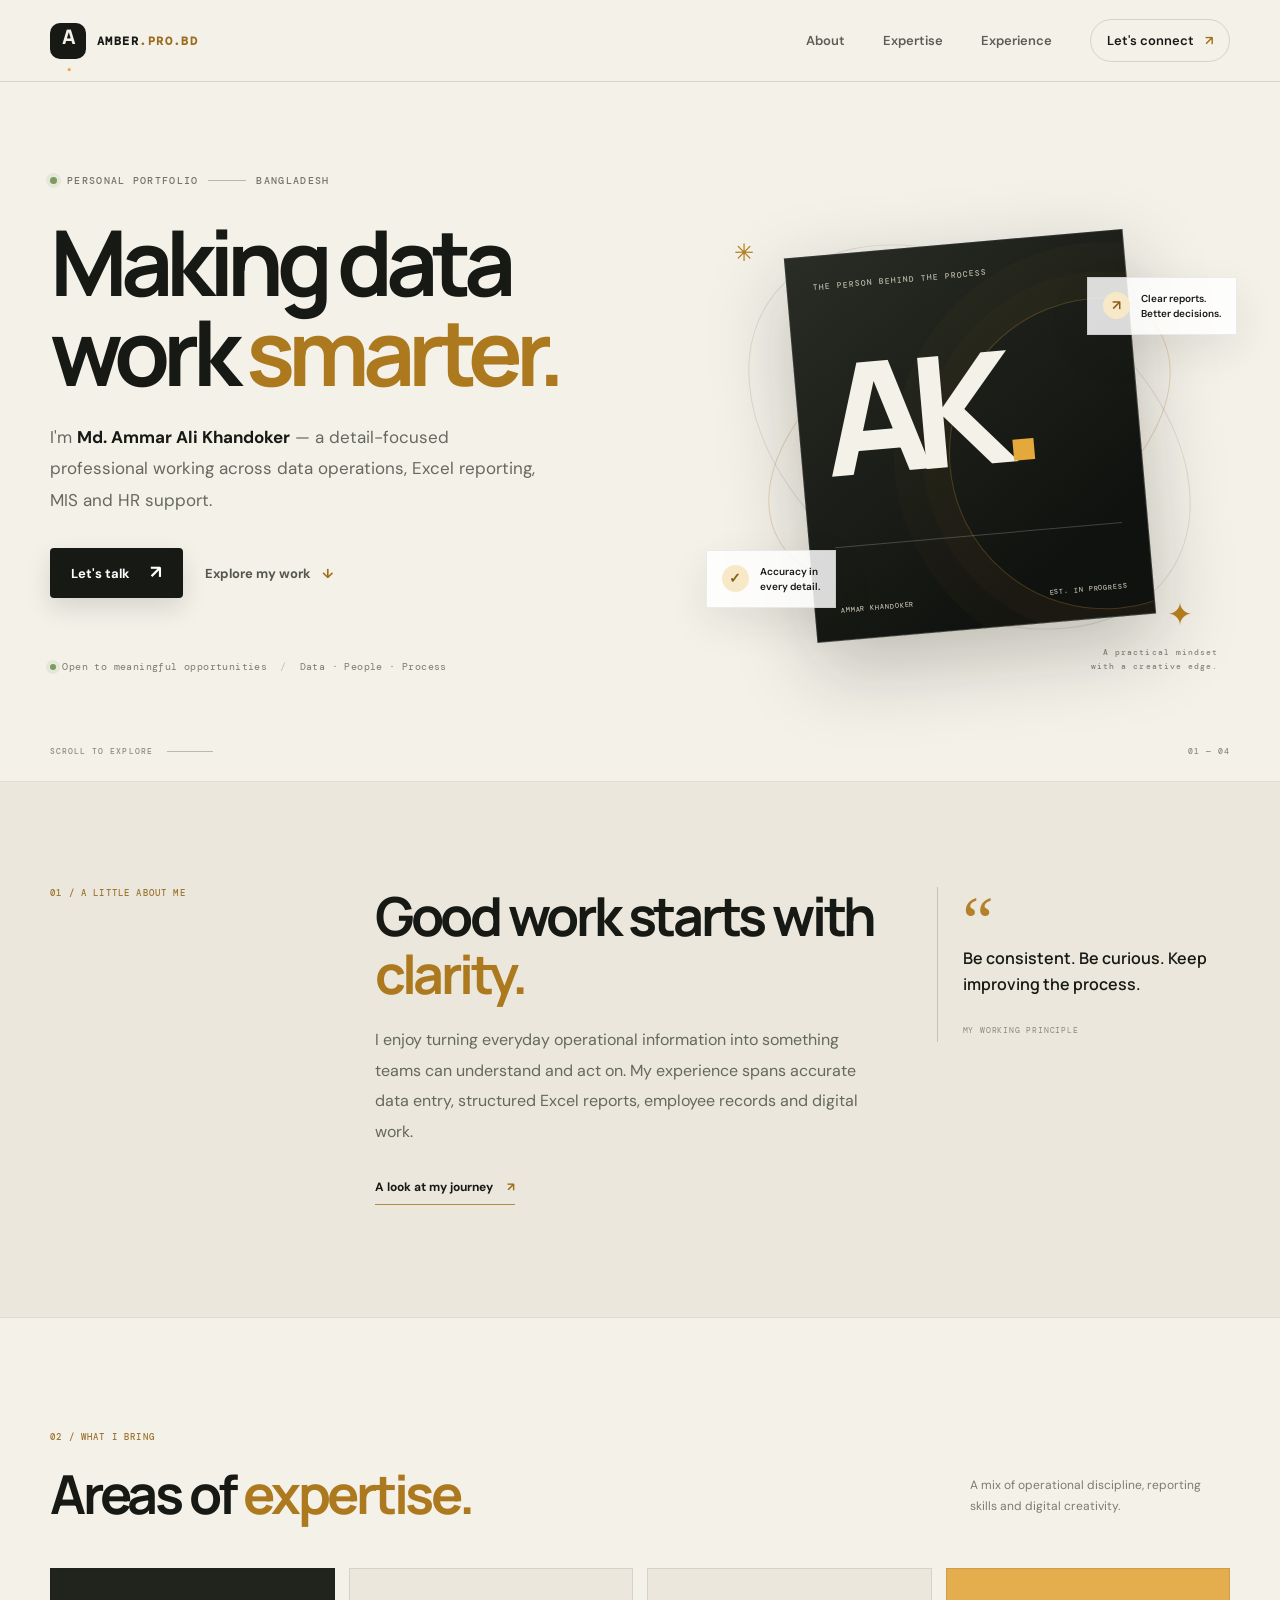
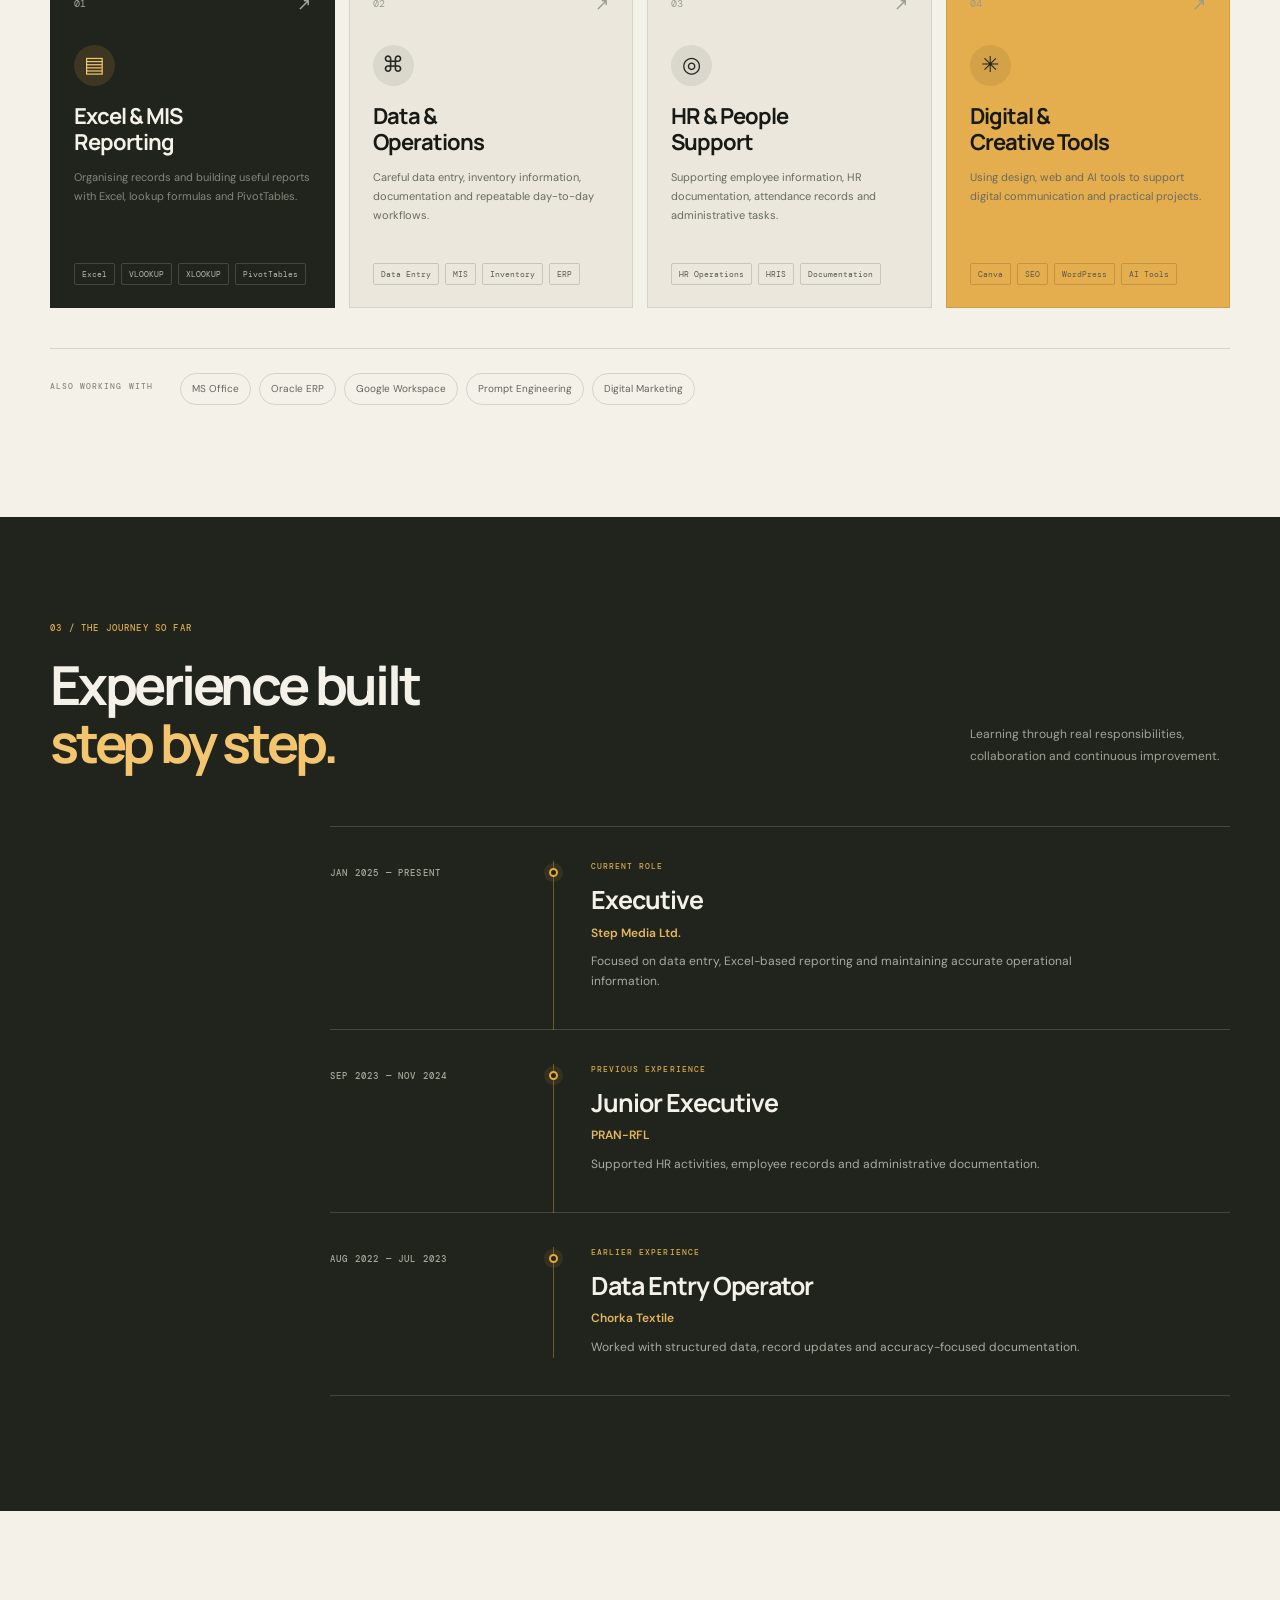
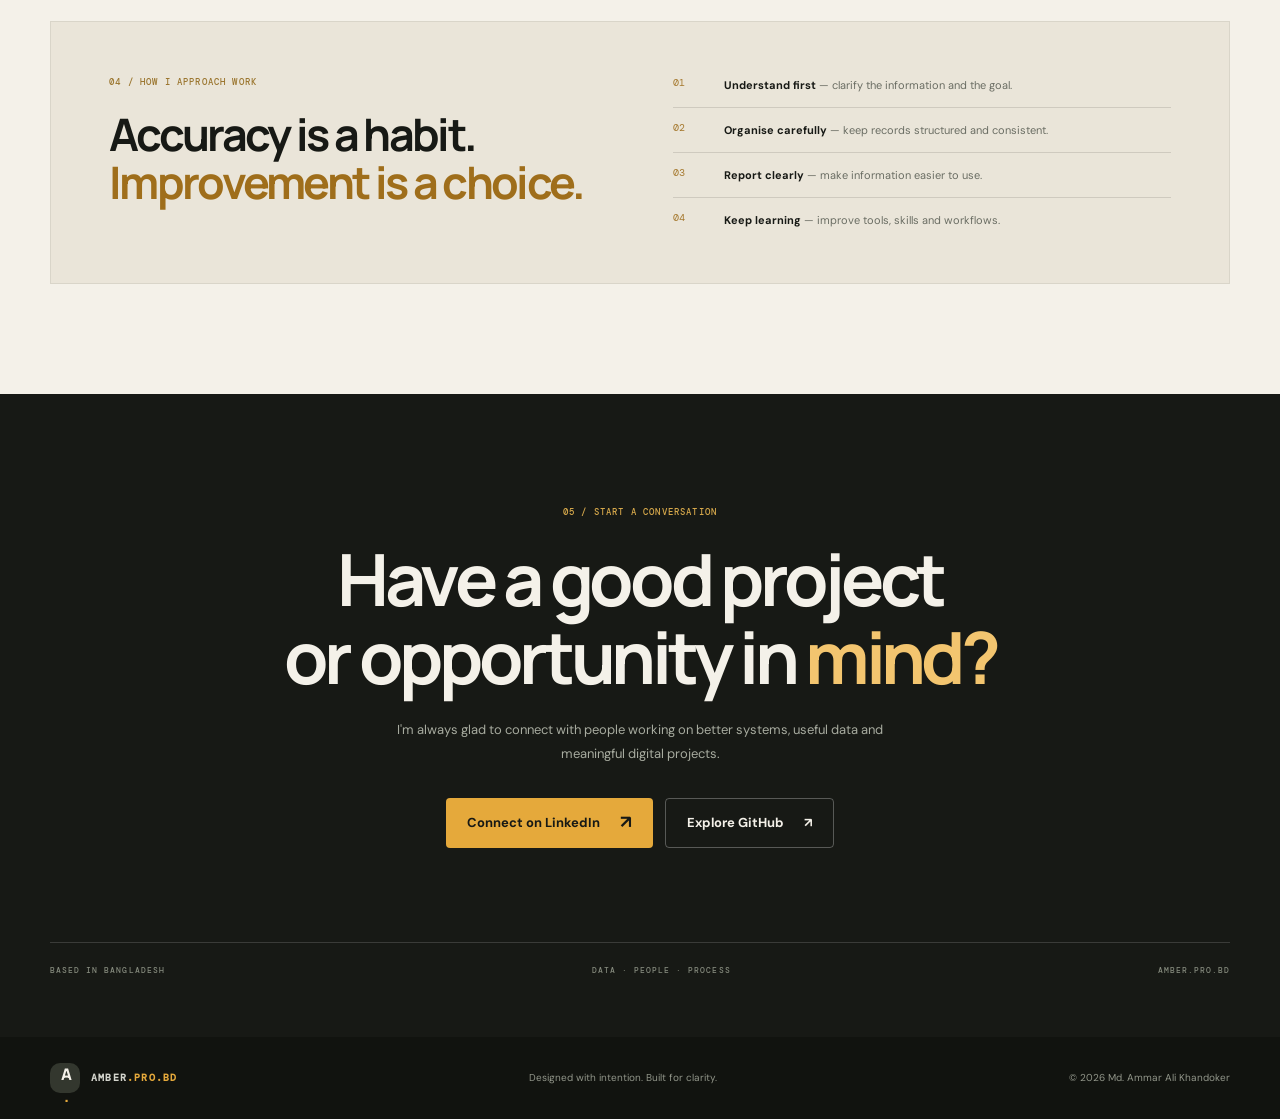
<file: index.html>
<!doctype html>
<html lang="en">
<head>
  <meta charset="utf-8">
  <meta name="viewport" content="width=device-width, initial-scale=1">
  <meta name="theme-color" content="#171915">
  <title>Md. Ammar Ali Khandoker — Data, MIS & Digital Operations</title>
  <meta name="description" content="The personal portfolio of Md. Ammar Ali Khandoker — Data Entry, Excel reporting, MIS, HR operations and digital marketing.">
  <meta name="keywords" content="Ammar Khandoker, Data Entry, Excel Reporting, MIS, HR Operations, Digital Marketing, Bangladesh">
  <link rel="canonical" href="https://amber.pro.bd/">
  <link rel="icon" href="./favicon.svg" type="image/svg+xml">
  <meta property="og:type" content="website">
  <meta property="og:title" content="Md. Ammar Ali Khandoker — Professional Portfolio">
  <meta property="og:description" content="Data Entry, Excel reporting, MIS, HR operations and digital marketing.">
  <meta property="og:url" content="https://amber.pro.bd/">
  <meta name="twitter:card" content="summary">
  <link rel="preconnect" href="https://www.linkedin.com">
  <link rel="stylesheet" href="./styles.css">
  <script type="application/ld+json">
  {
    "@context": "https://schema.org",
    "@type": "Person",
    "name": "Md. Ammar Ali Khandoker",
    "url": "https://amber.pro.bd/",
    "jobTitle": "Data Entry & MIS Reporting Professional",
    "sameAs": [
      "https://www.linkedin.com/in/mdamberalikhandoker",
      "https://github.com/Ammar-Khandoker-BD"
    ]
  }
  </script>
  <script src="./script.js" defer></script>
</head>
<body>
  <a class="skip-link" href="#main">Skip to content</a>
  <div class="reading-progress" aria-hidden="true"><span id="progress-bar"></span></div>

  <header class="site-header">
    <a class="brand" href="#top" aria-label="Amber home">
      <span class="brand-mark">A<span>.</span></span>
      <span class="brand-name">AMBER<span>.PRO.BD</span></span>
    </a>
    <button class="menu-toggle" id="menu-toggle" type="button" aria-expanded="false" aria-controls="primary-nav" aria-label="Open navigation">
      <span></span><span></span>
    </button>
    <nav class="primary-nav" id="primary-nav" aria-label="Main navigation">
      <a href="#about">About</a>
      <a href="#expertise">Expertise</a>
      <a href="#journey">Experience</a>
      <a href="#contact" class="nav-contact">Let's connect <span aria-hidden="true">↗</span></a>
    </nav>
  </header>

  <main id="main">
    <section class="hero section-wrap" id="top">
      <div class="hero-copy">
        <p class="eyebrow"><span class="eyebrow-dot"></span> PERSONAL PORTFOLIO <span class="eyebrow-line"></span> BANGLADESH</p>
        <h1>Making data<br>work <em>smarter.</em></h1>
        <p class="hero-lead">I'm <strong>Md. Ammar Ali Khandoker</strong> — a detail-focused professional working across data operations, Excel reporting, MIS and HR support.</p>
        <div class="hero-actions">
          <a class="button button-dark" href="#contact">Let's talk <span aria-hidden="true">↗</span></a>
          <a class="text-link" href="#expertise">Explore my work <span aria-hidden="true">↓</span></a>
        </div>
        <div class="hero-meta">
          <span><i class="status-dot"></i> Open to meaningful opportunities</span>
          <span class="meta-divider">/</span>
          <span>Data · People · Process</span>
        </div>
      </div>
      <div class="hero-art" aria-label="A monogram representing Ammar Khandoker">
        <div class="art-orbit orbit-one"></div>
        <div class="art-orbit orbit-two"></div>
        <div class="art-spark spark-one">✳</div>
        <div class="art-spark spark-two">✦</div>
        <div class="art-card">
          <span class="art-card-label">THE PERSON BEHIND THE PROCESS</span>
          <div class="monogram">AK<span>.</span></div>
          <div class="art-card-rule"></div>
          <div class="art-card-bottom">
            <span>AMMAR KHANDOKER</span>
            <span>EST. IN PROGRESS</span>
          </div>
        </div>
        <div class="floating-note note-top"><span class="note-icon">↗</span><span>Clear reports.<br>Better decisions.</span></div>
        <div class="floating-note note-bottom"><span class="note-icon">✓</span><span>Accuracy in<br>every detail.</span></div>
        <div class="art-caption">A practical mindset<br>with a creative edge.</div>
      </div>
      <div class="hero-bottom">
        <span>SCROLL TO EXPLORE</span>
        <span class="scroll-line"></span>
        <span>01 — 04</span>
      </div>
    </section>

    <section class="intro-band">
      <div class="section-wrap intro-grid">
        <p class="section-index">01 / A LITTLE ABOUT ME</p>
        <div>
          <h2>Good work starts with <em>clarity.</em></h2>
          <p>I enjoy turning everyday operational information into something teams can understand and act on. My experience spans accurate data entry, structured Excel reports, employee records and digital work.</p>
          <a class="underlined-link" href="#journey">A look at my journey <span aria-hidden="true">↗</span></a>
        </div>
        <div class="intro-aside">
          <span class="aside-symbol">“</span>
          <p>Be consistent. Be curious. Keep improving the process.</p>
          <span class="aside-caption">MY WORKING PRINCIPLE</span>
        </div>
      </div>
    </section>

    <section class="section-wrap expertise-section" id="expertise">
      <div class="section-heading">
        <div>
          <p class="section-index">02 / WHAT I BRING</p>
          <h2>Areas of <em>expertise.</em></h2>
        </div>
        <p class="heading-note">A mix of operational discipline, reporting skills and digital creativity.</p>
      </div>
      <div class="expertise-grid">
        <article class="expertise-card card-dark">
          <div class="card-top"><span>01</span><span class="card-arrow">↗</span></div>
          <div class="card-icon icon-amber">▤</div>
          <h3>Excel & MIS<br>Reporting</h3>
          <p>Organising records and building useful reports with Excel, lookup formulas and PivotTables.</p>
          <div class="tag-list"><span>Excel</span><span>VLOOKUP</span><span>XLOOKUP</span><span>PivotTables</span></div>
        </article>
        <article class="expertise-card card-light">
          <div class="card-top"><span>02</span><span class="card-arrow">↗</span></div>
          <div class="card-icon icon-dark">⌘</div>
          <h3>Data &<br>Operations</h3>
          <p>Careful data entry, inventory information, documentation and repeatable day-to-day workflows.</p>
          <div class="tag-list"><span>Data Entry</span><span>MIS</span><span>Inventory</span><span>ERP</span></div>
        </article>
        <article class="expertise-card card-light">
          <div class="card-top"><span>03</span><span class="card-arrow">↗</span></div>
          <div class="card-icon icon-dark">◎</div>
          <h3>HR & People<br>Support</h3>
          <p>Supporting employee information, HR documentation, attendance records and administrative tasks.</p>
          <div class="tag-list"><span>HR Operations</span><span>HRIS</span><span>Documentation</span></div>
        </article>
        <article class="expertise-card card-amber">
          <div class="card-top"><span>04</span><span class="card-arrow">↗</span></div>
          <div class="card-icon icon-dark">✳</div>
          <h3>Digital &<br>Creative Tools</h3>
          <p>Using design, web and AI tools to support digital communication and practical projects.</p>
          <div class="tag-list"><span>Canva</span><span>SEO</span><span>WordPress</span><span>AI Tools</span></div>
        </article>
      </div>
      <div class="skills-strip">
        <span>ALSO WORKING WITH</span>
        <div class="skill-chips"><span>MS Office</span><span>Oracle ERP</span><span>Google Workspace</span><span>Prompt Engineering</span><span>Digital Marketing</span></div>
      </div>
    </section>

    <section class="journey-section" id="journey">
      <div class="section-wrap">
        <div class="section-heading journey-heading">
          <div>
            <p class="section-index">03 / THE JOURNEY SO FAR</p>
            <h2>Experience built<br><em>step by step.</em></h2>
          </div>
          <p class="heading-note">Learning through real responsibilities, collaboration and continuous improvement.</p>
        </div>
        <div class="timeline">
          <article class="timeline-item">
            <div class="timeline-date">JAN 2025 — PRESENT</div>
            <div class="timeline-marker"><span></span></div>
            <div class="timeline-content">
              <p class="timeline-role">CURRENT ROLE</p>
              <h3>Executive</h3>
              <p class="timeline-company">Step Media Ltd.</p>
              <p class="timeline-description">Focused on data entry, Excel-based reporting and maintaining accurate operational information.</p>
            </div>
          </article>
          <article class="timeline-item">
            <div class="timeline-date">SEP 2023 — NOV 2024</div>
            <div class="timeline-marker"><span></span></div>
            <div class="timeline-content">
              <p class="timeline-role">PREVIOUS EXPERIENCE</p>
              <h3>Junior Executive</h3>
              <p class="timeline-company">PRAN-RFL</p>
              <p class="timeline-description">Supported HR activities, employee records and administrative documentation.</p>
            </div>
          </article>
          <article class="timeline-item">
            <div class="timeline-date">AUG 2022 — JUL 2023</div>
            <div class="timeline-marker"><span></span></div>
            <div class="timeline-content">
              <p class="timeline-role">EARLIER EXPERIENCE</p>
              <h3>Data Entry Operator</h3>
              <p class="timeline-company">Chorka Textile</p>
              <p class="timeline-description">Worked with structured data, record updates and accuracy-focused documentation.</p>
            </div>
          </article>
        </div>
      </div>
    </section>

    <section class="section-wrap approach-section">
      <div class="approach-card">
        <div>
          <p class="section-index">04 / HOW I APPROACH WORK</p>
          <h2>Accuracy is a habit.<br><em>Improvement is a choice.</em></h2>
        </div>
        <div class="approach-points">
          <div><span>01</span><p><strong>Understand first</strong> — clarify the information and the goal.</p></div>
          <div><span>02</span><p><strong>Organise carefully</strong> — keep records structured and consistent.</p></div>
          <div><span>03</span><p><strong>Report clearly</strong> — make information easier to use.</p></div>
          <div><span>04</span><p><strong>Keep learning</strong> — improve tools, skills and workflows.</p></div>
        </div>
      </div>
    </section>

    <section class="contact-section" id="contact">
      <div class="section-wrap contact-inner">
        <p class="section-index">05 / START A CONVERSATION</p>
        <h2>Have a good project<br>or opportunity in <em>mind?</em></h2>
        <p class="contact-copy">I'm always glad to connect with people working on better systems, useful data and meaningful digital projects.</p>
        <div class="contact-actions">
          <a class="button button-amber" href="https://www.linkedin.com/in/mdamberalikhandoker" target="_blank" rel="noopener noreferrer">Connect on LinkedIn <span aria-hidden="true">↗</span></a>
          <a class="button button-outline" href="https://github.com/Ammar-Khandoker-BD" target="_blank" rel="noopener noreferrer">Explore GitHub <span aria-hidden="true">↗</span></a>
        </div>
        <div class="contact-bottom">
          <span>BASED IN BANGLADESH</span>
          <span>DATA · PEOPLE · PROCESS</span>
          <span>AMBER.PRO.BD</span>
        </div>
      </div>
    </section>
  </main>

  <footer class="site-footer">
    <a class="brand footer-brand" href="#top"><span class="brand-mark">A<span>.</span></span><span class="brand-name">AMBER<span>.PRO.BD</span></span></a>
    <p>Designed with intention. Built for clarity.</p>
    <p>© <span id="current-year">2026</span> Md. Ammar Ali Khandoker</p>
  </footer>
</body>
</html>
</file>
<file: styles.css>
@import url('https://fonts.googleapis.com/css2?family=DM+Mono:wght@400;500&family=DM+Sans:wght@400;500;600;700&family=Manrope:wght@400;500;600;700;800&display=swap');

:root {
  color-scheme: light;
  --ink: #171915;
  --ink-soft: #44473f;
  --paper: #f4f1e9;
  --paper-alt: #ebe7dc;
  --amber: #e5a93b;
  --amber-bright: #f3c56f;
  --line: rgba(23, 25, 21, .14);
  --muted: #787a70;
  --mono: 'DM Mono', monospace;
  --sans: 'DM Sans', sans-serif;
  --display: 'Manrope', sans-serif;
}
* { box-sizing: border-box; }
html { scroll-behavior: smooth; scroll-padding-top: 92px; }
body { margin: 0; background: var(--paper); color: var(--ink); font-family: var(--sans); font-size: 16px; line-height: 1.65; -webkit-font-smoothing: antialiased; }
a { color: inherit; text-decoration: none; }
button { font: inherit; }
::selection { background: var(--amber-bright); color: var(--ink); }
.skip-link { position: fixed; z-index: 2000; top: 10px; left: 10px; padding: 10px 14px; background: var(--amber); color: var(--ink); transform: translateY(-160%); }
.skip-link:focus { transform: translateY(0); }
.reading-progress { position: fixed; z-index: 1500; inset: 0 0 auto; height: 3px; background: transparent; }
.reading-progress span { display: block; width: 0; height: 100%; background: var(--amber); }
.section-wrap { width: min(1180px, calc(100% - 64px)); margin-inline: auto; }
.site-header { height: 82px; padding: 0 max(32px, calc((100vw - 1180px) / 2)); display: flex; align-items: center; justify-content: space-between; position: sticky; top: 0; z-index: 1000; background: rgba(244, 241, 233, .91); backdrop-filter: blur(16px); border-bottom: 1px solid var(--line); }
.brand { display: inline-flex; align-items: center; gap: 11px; }
.brand-mark { width: 36px; height: 36px; display: grid; place-items: center; border-radius: 10px; background: var(--ink); color: var(--paper); font: 800 20px var(--display); letter-spacing: -2px; }
.brand-mark span { color: var(--amber); }
.brand-name { font: 700 12px var(--mono); letter-spacing: .12em; }
.brand-name span { color: #9a6d1e; }
.primary-nav { display: flex; align-items: center; gap: 38px; font-size: 13px; font-weight: 600; }
.primary-nav a:not(.nav-contact) { color: #5b5e55; transition: color .2s ease; }
.primary-nav a:not(.nav-contact):hover { color: var(--ink); }
.nav-contact { border: 1px solid var(--line); border-radius: 100px; padding: 10px 16px; }
.nav-contact span { color: #a16e17; margin-left: 8px; }
.menu-toggle { display: none; }
.hero { min-height: 690px; padding-top: 92px; padding-bottom: 82px; display: grid; grid-template-columns: 1.04fr .96fr; align-items: center; position: relative; }
.hero-copy { position: relative; z-index: 2; padding-bottom: 26px; }
.eyebrow, .section-index, .timeline-date, .timeline-role, .art-card-label, .art-card-bottom, .art-caption, .skills-strip > span, .hero-bottom, .contact-bottom { font: 500 10px var(--mono); letter-spacing: .13em; }
.eyebrow { display: flex; align-items: center; gap: 10px; color: #72756a; margin: 0 0 30px; }
.eyebrow-dot, .status-dot { width: 7px; height: 7px; border-radius: 50%; display: inline-block; background: #7c9b5e; box-shadow: 0 0 0 4px rgba(124, 155, 94, .12); }
.eyebrow-line { width: 38px; height: 1px; background: #b9b7ab; }
h1, h2, h3, p { margin-top: 0; }
h1, h2, h3 { font-family: var(--display); }
h1 { margin-bottom: 25px; max-width: 650px; font-size: clamp(58px, 7.1vw, 91px); line-height: .99; letter-spacing: -.075em; font-weight: 700; }
h1 em, h2 em { font-style: normal; color: #ad791f; }
.hero-lead { max-width: 490px; margin-bottom: 32px; color: #66695f; font-size: 17px; line-height: 1.85; }
.hero-lead strong { color: var(--ink); font-weight: 700; }
.hero-actions, .contact-actions { display: flex; align-items: center; gap: 22px; flex-wrap: wrap; }
.button { min-height: 50px; display: inline-flex; align-items: center; justify-content: center; gap: 20px; padding: 0 21px; border-radius: 4px; font-size: 13px; font-weight: 700; transition: transform .2s ease, background .2s ease, box-shadow .2s ease; }
.button:hover { transform: translateY(-3px); }
.button-dark { background: var(--ink); color: white; box-shadow: 0 10px 25px rgba(23, 25, 21, .13); }
.button-dark span, .button-amber span { font-size: 18px; }
.button-dark:hover { background: #34372f; }
.text-link { font-size: 13px; color: #55584f; font-weight: 700; }
.text-link span { margin-left: 8px; color: #a16e17; }
.hero-meta { margin-top: 62px; display: flex; align-items: center; gap: 13px; color: #7a7d72; font: 10px var(--mono); letter-spacing: .04em; }
.hero-meta .status-dot { width: 6px; height: 6px; }
.meta-divider { color: #c2bfb3; }
.hero-art { height: 480px; max-width: 520px; width: 100%; justify-self: end; position: relative; display: grid; place-items: center; }
.hero-art::before { content: ''; position: absolute; width: 360px; height: 360px; border-radius: 50%; background: radial-gradient(circle, rgba(229, 169, 59, .28), rgba(229, 169, 59, .03) 67%, transparent 70%); }
.art-orbit { position: absolute; border: 1px solid rgba(173, 121, 31, .25); border-radius: 50%; transform: rotate(-28deg); }
.orbit-one { width: 435px; height: 255px; }
.orbit-two { width: 485px; height: 330px; transform: rotate(34deg); border-color: rgba(23, 25, 21, .1); }
.art-card { width: min(340px, 78%); aspect-ratio: .88; position: relative; z-index: 1; padding: 25px; display: flex; flex-direction: column; justify-content: space-between; color: var(--paper); overflow: hidden; background: linear-gradient(145deg, #292d24, #10120f 80%); border: 1px solid rgba(255,255,255,.14); box-shadow: 0 28px 80px rgba(26, 27, 21, .25); transform: rotate(-5deg); }
.art-card::after { content: ''; position: absolute; width: 310px; height: 310px; border-radius: 50%; right: -120px; top: 65px; border: 1px solid rgba(229,169,59,.25); box-shadow: 0 0 0 26px rgba(229,169,59,.025), 0 0 0 55px rgba(229,169,59,.025); }
.art-card-label { color: #bdb9a9; font-size: 8px; z-index: 1; }
.monogram { position: relative; z-index: 1; font: 800 clamp(100px, 13vw, 155px)/.9 var(--display); letter-spacing: -.12em; color: var(--paper); }
.monogram span { color: var(--amber); }
.art-card-rule { z-index: 1; width: 100%; height: 1px; background: rgba(255,255,255,.2); }
.art-card-bottom { z-index: 1; display: flex; justify-content: space-between; gap: 10px; color: #bdb9a9; font-size: 7px; }
.floating-note { z-index: 3; position: absolute; display: flex; align-items: center; gap: 11px; padding: 13px 15px; color: var(--ink); background: rgba(255,255,255,.84); border: 1px solid rgba(23,25,21,.08); box-shadow: 0 15px 42px rgba(30,30,20,.09); font-size: 10px; line-height: 1.5; font-weight: 600; }
.note-top { top: 80px; right: -7px; }
.note-bottom { bottom: 69px; left: -4px; }
.note-icon { width: 27px; height: 27px; display: grid; place-items: center; color: #885e19; background: #f7e8c8; border-radius: 50%; font-size: 14px; }
.art-spark { position: absolute; z-index: 2; color: #b27b1c; }
.spark-one { top: 36px; left: 24px; font-size: 24px; }
.spark-two { bottom: 36px; right: 37px; font-size: 31px; }
.art-caption { position: absolute; bottom: 3px; right: 12px; color: #8a8b80; font-size: 8px; line-height: 1.8; text-align: right; }
.hero-bottom { position: absolute; left: 0; right: 0; bottom: 25px; display: flex; align-items: center; gap: 14px; color: #8a8b80; font-size: 8px; }
.scroll-line { display: inline-block; width: 46px; height: 1px; background: #bdb9ad; }
.hero-bottom span:last-child { margin-left: auto; }
.intro-band { padding: 105px 0 112px; background: var(--paper-alt); border-top: 1px solid rgba(23,25,21,.05); border-bottom: 1px solid rgba(23,25,21,.05); }
.intro-grid { display: grid; grid-template-columns: .72fr 1.35fr .78fr; gap: 54px; align-items: start; }
.section-index { margin-bottom: 22px; color: #9b762f; font-size: 9px; }
.intro-grid h2, .section-heading h2, .approach-card h2, .contact-inner h2 { margin-bottom: 22px; font-size: clamp(38px, 4.2vw, 57px); letter-spacing: -.06em; line-height: 1.08; }
.intro-grid > div:nth-child(2) > p { max-width: 560px; margin-bottom: 26px; color: #65685e; font-size: 16px; line-height: 1.9; }
.underlined-link { display: inline-flex; gap: 14px; align-items: center; padding-bottom: 6px; border-bottom: 1px solid #b38b42; font-size: 12px; font-weight: 700; }
.underlined-link span { color: #a16e17; }
.intro-aside { padding: 7px 0 0 25px; border-left: 1px solid rgba(23,25,21,.18); }
.aside-symbol { display: block; height: 45px; color: #b4812b; font: 70px/.8 Georgia, serif; }
.intro-aside p { margin: 7px 0 18px; font: 600 16px/1.6 var(--display); }
.aside-caption { color: #898b80; font: 8px var(--mono); letter-spacing: .1em; }
.expertise-section { padding-top: 113px; padding-bottom: 112px; }
.section-heading { display: flex; align-items: end; justify-content: space-between; gap: 35px; margin-bottom: 45px; }
.section-heading h2 { margin-bottom: 0; }
.heading-note { max-width: 260px; margin: 0 0 5px; color: #7a7c72; font-size: 12px; line-height: 1.8; }
.expertise-grid { display: grid; grid-template-columns: repeat(4, 1fr); gap: 14px; }
.expertise-card { min-height: 340px; padding: 24px 23px 22px; display: flex; flex-direction: column; border: 1px solid rgba(23,25,21,.1); transition: transform .25s ease, box-shadow .25s ease; }
.expertise-card:hover { transform: translateY(-7px); box-shadow: 0 20px 45px rgba(23,25,21,.1); }
.card-dark { background: #20241d; color: var(--paper); }
.card-light { background: #ebe7dc; }
.card-amber { background: #e4ad4d; }
.card-top { display: flex; align-items: center; justify-content: space-between; color: #999d8e; font: 10px var(--mono); }
.card-dark .card-top { color: #a5a99a; }
.card-arrow { font-size: 17px; }
.card-icon { width: 41px; height: 41px; margin-top: 30px; display: grid; place-items: center; border-radius: 50%; font-size: 22px; }
.icon-amber { color: #f3c56f; background: rgba(229,169,59,.14); }
.icon-dark { color: #24271f; background: rgba(23,25,21,.08); }
.expertise-card h3 { margin: 17px 0 12px; font-size: 22px; line-height: 1.2; letter-spacing: -.045em; }
.expertise-card p { min-height: 66px; margin-bottom: 19px; color: #83877b; font-size: 11px; line-height: 1.75; }
.card-light p, .card-amber p { color: #686b60; }
.tag-list { display: flex; flex-wrap: wrap; gap: 6px; margin-top: auto; }
.tag-list span { padding: 5px 7px; border: 1px solid rgba(255,255,255,.16); border-radius: 2px; color: #b6b9ad; font: 8px var(--mono); }
.card-light .tag-list span, .card-amber .tag-list span { border-color: rgba(23,25,21,.16); color: #585b51; }
.skills-strip { margin-top: 40px; padding-top: 24px; display: flex; gap: 27px; align-items: flex-start; border-top: 1px solid var(--line); }
.skills-strip > span { flex: 0 0 auto; padding-top: 8px; color: #898b80; font-size: 8px; }
.skill-chips { display: flex; flex-wrap: wrap; gap: 8px; }
.skill-chips span { padding: 7px 11px; border: 1px solid rgba(23,25,21,.14); border-radius: 30px; color: #63665d; font-size: 10px; }
.journey-section { padding: 105px 0 115px; background: #20241d; color: var(--paper); }
.journey-heading { margin-bottom: 54px; }
.journey-heading .heading-note { color: #a0a496; }
.journey-heading .section-index { color: #d7a94d; }
.journey-heading h2 em { color: var(--amber-bright); }
.timeline { max-width: 900px; margin-left: auto; border-top: 1px solid rgba(255,255,255,.16); }
.timeline-item { display: grid; grid-template-columns: 185px 30px 1fr; gap: 23px; padding: 34px 0 37px; border-bottom: 1px solid rgba(255,255,255,.16); }
.timeline-date { padding-top: 6px; color: #a4a89a; font-size: 9px; }
.timeline-marker { display: flex; justify-content: center; position: relative; }
.timeline-marker::before { content: ''; position: absolute; top: 0; bottom: -38px; width: 1px; background: rgba(229,169,59,.4); }
.timeline-marker span { z-index: 1; width: 9px; height: 9px; margin-top: 7px; border: 2px solid var(--amber); border-radius: 50%; background: #20241d; box-shadow: 0 0 0 5px rgba(229,169,59,.1); }
.timeline-item:last-child .timeline-marker::before { bottom: 0; }
.timeline-role { margin-bottom: 8px; color: #d9aa4d; font-size: 8px; }
.timeline-content h3 { margin-bottom: 3px; font-size: 25px; letter-spacing: -.04em; }
.timeline-company { margin-bottom: 9px; color: #e4b85f; font-size: 12px; font-weight: 600; }
.timeline-description { max-width: 510px; margin-bottom: 0; color: #a7ab9f; font-size: 12px; }
.approach-section { padding-top: 110px; padding-bottom: 110px; }
.approach-card { padding: 54px 58px; display: grid; grid-template-columns: 1fr 1fr; gap: 65px; background: #eae5d9; border: 1px solid rgba(23,25,21,.08); }
.approach-card h2 { font-size: clamp(34px, 3.5vw, 48px); }
.approach-card h2 em { color: #9f6e1b; }
.approach-points { display: grid; gap: 0; }
.approach-points > div { display: grid; grid-template-columns: 36px 1fr; gap: 15px; padding: 13px 0; border-bottom: 1px solid rgba(23,25,21,.13); }
.approach-points > div:first-child { padding-top: 0; }
.approach-points > div:last-child { border-bottom: 0; padding-bottom: 0; }
.approach-points span { color: #a5782d; font: 10px var(--mono); }
.approach-points p { margin: 0; color: #6a6d63; font-size: 11px; }
.approach-points strong { color: var(--ink); }
.contact-section { padding: 112px 0 62px; background: var(--ink); color: var(--paper); }
.contact-inner { text-align: center; }
.contact-inner .section-index { color: #d6a84b; }
.contact-inner h2 { margin-bottom: 22px; font-size: clamp(44px, 6vw, 72px); }
.contact-inner h2 em { color: var(--amber-bright); }
.contact-copy { max-width: 510px; margin: 0 auto 32px; color: #a7ab9f; font-size: 13px; line-height: 1.85; }
.contact-actions { justify-content: center; gap: 12px; }
.button-amber { background: var(--amber); color: var(--ink); }
.button-amber:hover { background: var(--amber-bright); }
.button-outline { border: 1px solid rgba(255,255,255,.28); color: var(--paper); }
.button-outline:hover { background: rgba(255,255,255,.08); }
.contact-bottom { margin-top: 94px; padding-top: 22px; display: flex; justify-content: space-between; gap: 16px; border-top: 1px solid rgba(255,255,255,.15); color: #858a7d; font-size: 8px; }
.site-footer { min-height: 82px; padding: 17px max(32px, calc((100vw - 1180px) / 2)); display: flex; align-items: center; justify-content: space-between; gap: 20px; background: #11130f; color: #92968a; }
.footer-brand .brand-mark { width: 30px; height: 30px; background: #33372e; font-size: 16px; }
.footer-brand .brand-name { color: #d3d4cc; font-size: 10px; }
.footer-brand .brand-name span { color: var(--amber); }
.site-footer p { margin: 0; font-size: 10px; }
.reveal-ready [data-reveal] { opacity: 0; transform: translateY(18px); transition: opacity .65s ease, transform .65s ease; }
.reveal-ready [data-reveal].is-visible { opacity: 1; transform: translateY(0); }
:focus-visible { outline: 2px solid #b47b1e; outline-offset: 4px; }

@media (max-width: 980px) {
  .hero { min-height: auto; padding-top: 82px; grid-template-columns: 1fr .85fr; }
  .hero-art { height: 410px; }
  .art-card { width: 78%; }
  .orbit-one { width: 370px; }
  .orbit-two { width: 400px; }
  .note-top { right: -3px; }
  .expertise-grid { grid-template-columns: repeat(2, 1fr); }
  .intro-grid { grid-template-columns: .75fr 1.25fr; gap: 30px; }
  .intro-aside { grid-column: 2; max-width: 330px; }
}
@media (max-width: 700px) {
  html { scroll-padding-top: 74px; }
  .section-wrap { width: min(100% - 40px, 540px); }
  .site-header { height: 70px; padding: 0 20px; }
  .menu-toggle { width: 42px; height: 42px; display: flex; flex-direction: column; gap: 6px; justify-content: center; align-items: center; background: transparent; border: 1px solid var(--line); border-radius: 50%; cursor: pointer; }
  .menu-toggle span { width: 16px; height: 1px; background: var(--ink); transition: transform .2s ease; }
  .menu-toggle[aria-expanded="true"] span:first-child { transform: translateY(3.5px) rotate(45deg); }
  .menu-toggle[aria-expanded="true"] span:last-child { transform: translateY(-3.5px) rotate(-45deg); }
  .primary-nav { position: absolute; top: 69px; left: 0; right: 0; padding: 0 22px; display: flex; flex-direction: column; align-items: stretch; gap: 0; max-height: 0; overflow: hidden; opacity: 0; background: var(--paper); border-bottom: 1px solid transparent; transition: max-height .28s ease, opacity .2s ease, padding .2s ease; }
  .primary-nav.is-open { max-height: 280px; padding-top: 9px; padding-bottom: 17px; opacity: 1; border-color: var(--line); }
  .primary-nav a { padding: 12px 0; }
  .nav-contact { margin-top: 8px; padding: 11px 15px !important; text-align: center; }
  .hero { display: flex; flex-direction: column; align-items: stretch; padding-top: 60px; padding-bottom: 68px; }
  .hero-copy { padding-bottom: 0; }
  .eyebrow { margin-bottom: 24px; font-size: 8px; }
  h1 { font-size: clamp(54px, 13vw, 76px); }
  .hero-lead { max-width: 440px; font-size: 15px; }
  .hero-meta { margin-top: 35px; flex-wrap: wrap; font-size: 8px; }
  .hero-art { height: 365px; max-width: 460px; margin: 35px auto 0; align-self: center; }
  .art-card { width: 64%; }
  .monogram { font-size: 120px; }
  .art-card-label { font-size: 6px; }
  .art-card-bottom { font-size: 6px; }
  .orbit-one { width: 340px; height: 225px; }
  .orbit-two { width: 370px; height: 285px; }
  .note-top { top: 44px; right: 0; }
  .note-bottom { bottom: 41px; left: 0; }
  .art-caption { bottom: -10px; right: 0; }
  .hero-bottom { bottom: 18px; }
  .intro-band, .expertise-section, .journey-section, .approach-section { padding-top: 78px; padding-bottom: 80px; }
  .intro-grid { grid-template-columns: 1fr; gap: 18px; }
  .intro-grid .section-index { margin-bottom: 0; }
  .intro-aside { grid-column: auto; margin-top: 20px; }
  .intro-grid h2, .section-heading h2, .approach-card h2 { font-size: 40px; }
  .section-heading { display: block; margin-bottom: 32px; }
  .heading-note { margin-top: 17px; }
  .expertise-grid { grid-template-columns: 1fr; gap: 11px; }
  .expertise-card { min-height: 275px; padding: 23px; }
  .expertise-card p { min-height: auto; max-width: 350px; }
  .card-icon { margin-top: 21px; }
  .skills-strip { display: block; }
  .skills-strip > span { display: block; margin-bottom: 15px; }
  .timeline-item { grid-template-columns: 1fr 20px; gap: 9px 14px; padding: 26px 0; }
  .timeline-date { grid-column: 1; grid-row: 1; }
  .timeline-marker { grid-column: 2; grid-row: 1 / span 2; }
  .timeline-content { grid-column: 1; grid-row: 2; }
  .timeline-marker::before { bottom: -34px; }
  .timeline-content h3 { font-size: 23px; }
  .approach-card { padding: 29px 22px; grid-template-columns: 1fr; gap: 23px; }
  .contact-section { padding-top: 80px; }
  .contact-inner h2 { font-size: 45px; }
  .contact-bottom { margin-top: 66px; flex-direction: column; align-items: center; }
  .site-footer { padding: 22px 20px; flex-direction: column; text-align: center; gap: 10px; }
}
@media (max-width: 380px) {
  .section-wrap { width: calc(100% - 32px); }
  .hero-art { height: 325px; }
  .art-card { width: 66%; padding: 18px; }
  .monogram { font-size: 95px; }
  .floating-note { padding: 9px 10px; font-size: 9px; }
  .hero-actions { gap: 15px; }
  .button { padding-inline: 15px; }
}
@media (prefers-reduced-motion: reduce) {
  *, *::before, *::after { scroll-behavior: auto !important; animation-duration: .01ms !important; animation-iteration-count: 1 !important; transition-duration: .01ms !important; }
  .reveal-ready [data-reveal] { opacity: 1; transform: none; }
}
</file>
